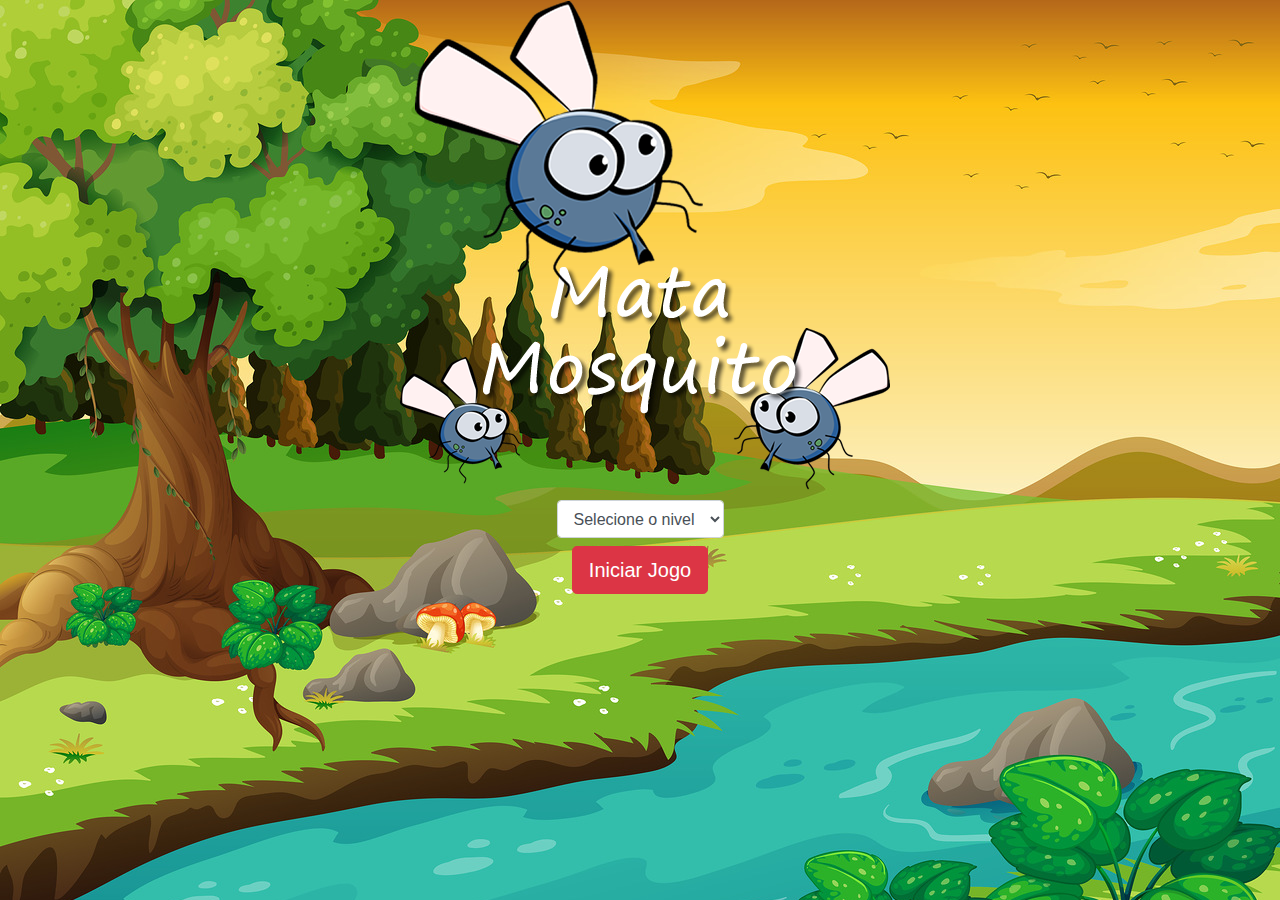
<file: index.html>
<!DOCTYPE html>
<html lang="en">
<head>
    <meta charset="UTF-8">
    <meta name="viewport" content="width=device-width, initial-scale=1.0">
    <meta http-equiv="X-UA-Compatible" content="ie=edge">
    <title>Game - Mata mosquito</title>
        <link rel="stylesheet" href="https://stackpath.bootstrapcdn.com/bootstrap/4.4.1/css/bootstrap.min.css" integrity="sha384-Vkoo8x4CGsO3+Hhxv8T/Q5PaXtkKtu6ug5TOeNV6gBiFeWPGFN9MuhOf23Q9Ifjh" crossorigin="anonymous">
        
        <link rel="stylesheet" href="style.css">

        <script>
        function iniciarJogo() {
           var nivel = document.getElementById('nivel').value

           if(nivel === '') {
               alert('Selecione um nível para iniciar o jogo')
               return false

            }
        

            window.location.href = "app.html?" + nivel




        }
        </script>
</head>
<body>

    <div class="container">

        <div class="row">
            <div class="col">
                <div class="d-flex justify-content-center">
                    <img src="imagens/game.png" alt="">
                </div>
            </div>

        </div>

        <div class="row">
            <div class="col">
                <div class="d-flex justify-content-center">
                  
                    <div class="mb-2" >
                  
                    <select class="form-control" id="nivel">
                      <option value=""> Selecione o nivel</option>
                      <option value="normal">Normal</option>
                      <option value="dificil">Difícil</option>
                      <option value="chucknorris">Chuck Norris</option>
                  </select>
                </div>  
                </div>
            </div>

        </div>

       
       
       
        <div class="row">
            <div class="col">
                <div class="d-flex justify-content-center">
                    <button type="button" class="btn btn-danger btn-lg" onclick="iniciarJogo()" >Iniciar Jogo </button>
                </div>
            </div>

        </div>

    </div>
    
</body>
</html>
</file>
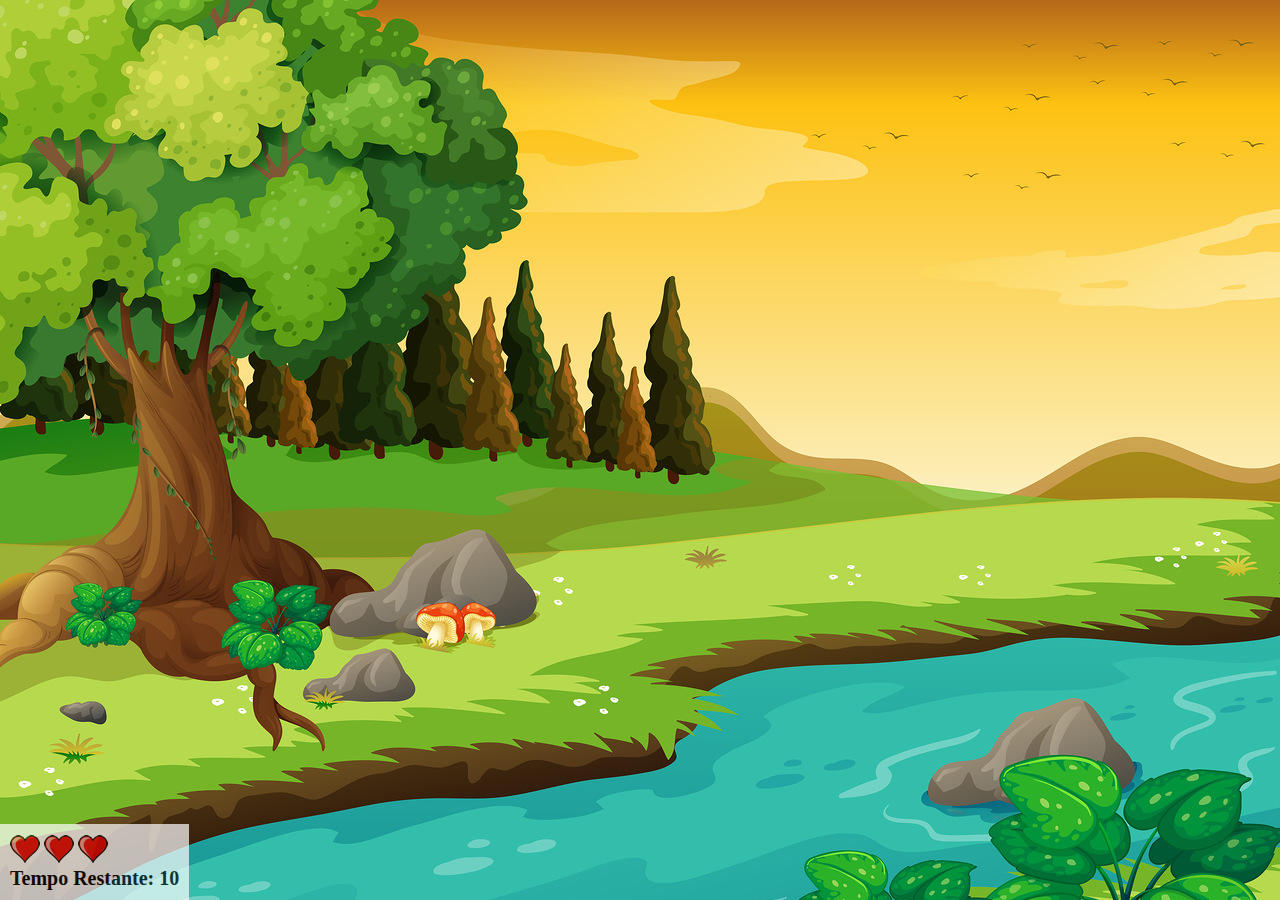
<file: app.html>
<!DOCTYPE html>
<html lang="en">
<head>
    <meta charset="UTF-8">
    <meta name="viewport" content="width=device-width, initial-scale=1.0">
    <meta http-equiv="X-UA-Compatible" content="ie=edge">
    <title> Game - Mata mosquito</title>
    <link rel="stylesheet" href="style.css">
</head>

<script src="jogo.js"> </script>
<body onresize="ajustaTamanhoPalcoJogo()">

    <div class="painel">

        <div class="vida">

            <img id="v1" src="imagens/coracao_cheio.png" alt="">
            <img id="v2" src="imagens/coracao_cheio.png" alt="">
            <img id="v3" src="imagens/coracao_cheio.png" alt="">

        </div>
        <br>

        <div class="cronometro">
             Tempo Restante: <span id="cronometro"></span>

        </div>

    </div>

   
    
    <script>

        document.getElementById('cronometro').innerHTML =tempo

        
       var criaMosca = setInterval (function() {
            posicaoRandomica()
        }, criaMosquitoTempo)
    </script>
</body>
</html>
</file>
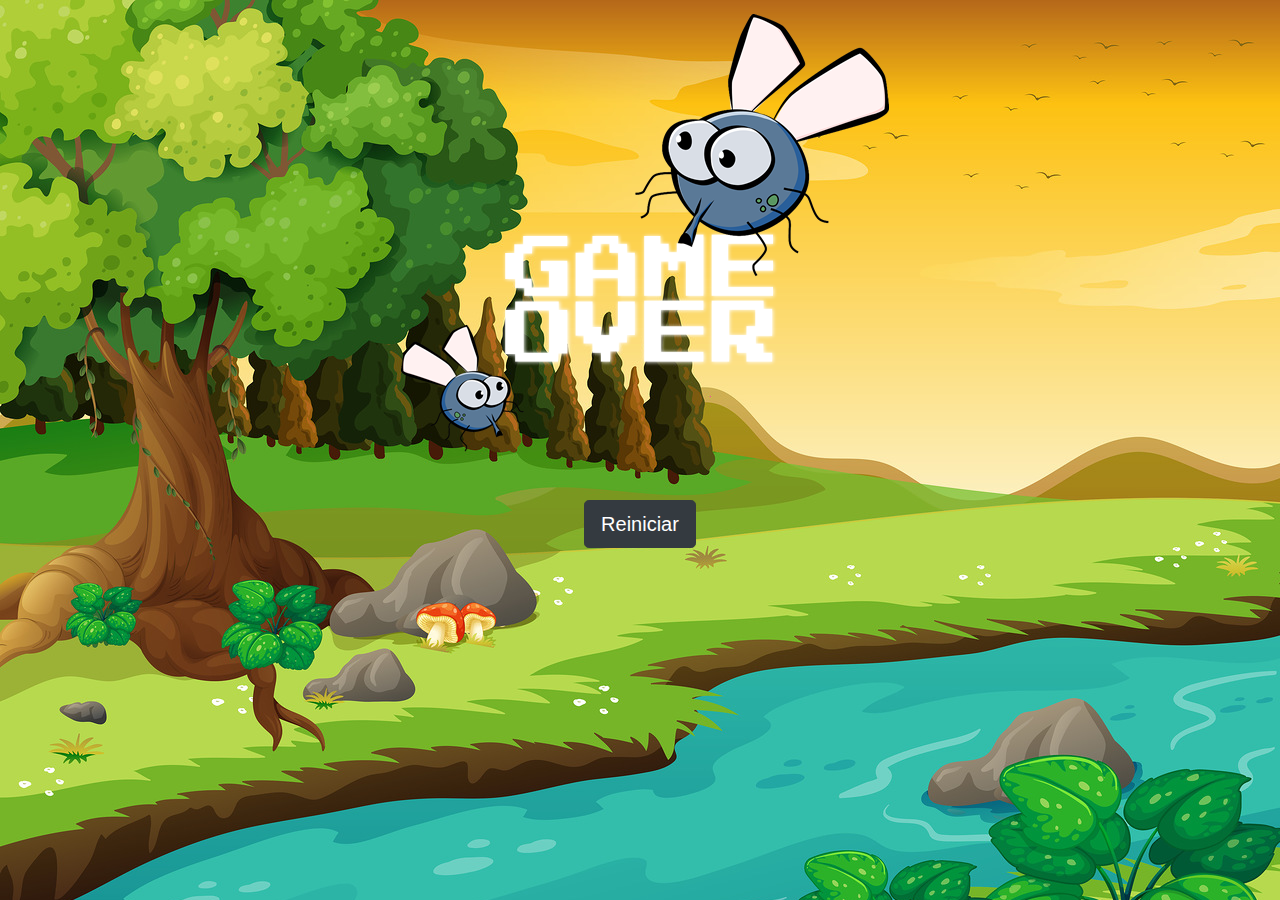
<file: fim_de_jogo.html>
<!DOCTYPE html>
<html lang="en">
<head>
    <meta charset="UTF-8">
    <meta name="viewport" content="width=device-width, initial-scale=1.0">
    <meta http-equiv="X-UA-Compatible" content="ie=edge">
    <title>Game - Mata mosquito</title>
        <link rel="stylesheet" href="https://stackpath.bootstrapcdn.com/bootstrap/4.4.1/css/bootstrap.min.css" integrity="sha384-Vkoo8x4CGsO3+Hhxv8T/Q5PaXtkKtu6ug5TOeNV6gBiFeWPGFN9MuhOf23Q9Ifjh" crossorigin="anonymous">
        
        <link rel="stylesheet" href="style.css">
</head>
<body>

    <div class="container">

        <div class="row">
            <div class="col">
                <div class="d-flex justify-content-center">
                    <img src="imagens/game_over.png" alt="">
                </div>
            </div>

        </div>

        <div class="row">
            <div class="col">
                <div class="d-flex justify-content-center">
                    <button type="button" class="btn btn-dark btn-lg" onclick="window.location.href = 'index.html'">Reiniciar </button>
                </div>
            </div>

        </div>

    </div>
    
</body>
</html>
</file>
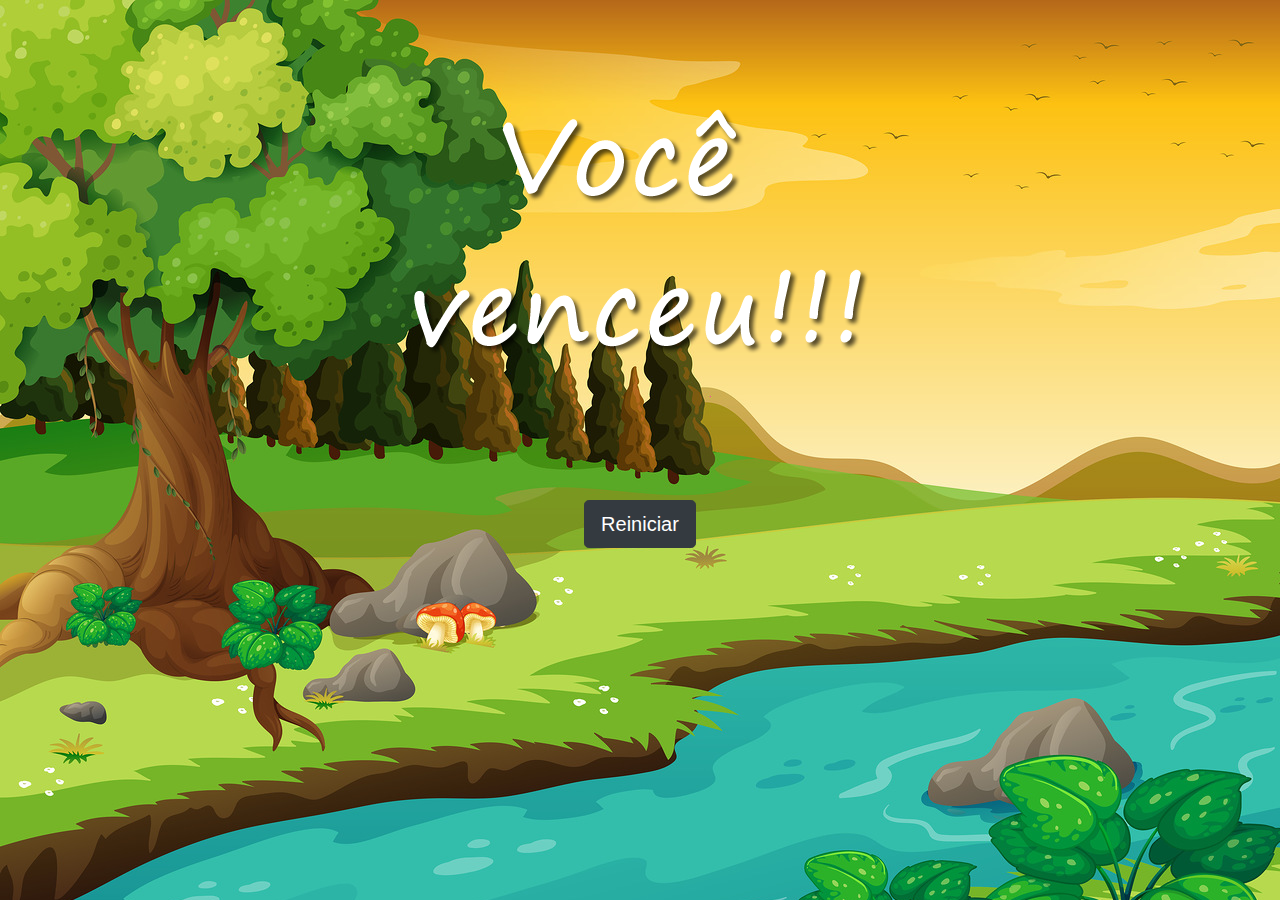
<file: vitoria.html>
<!DOCTYPE html>
<html lang="en">
<head>
    <meta charset="UTF-8">
    <meta name="viewport" content="width=device-width, initial-scale=1.0">
    <meta http-equiv="X-UA-Compatible" content="ie=edge">
    <title>Game - Mata mosquito</title>
        <link rel="stylesheet" href="https://stackpath.bootstrapcdn.com/bootstrap/4.4.1/css/bootstrap.min.css" integrity="sha384-Vkoo8x4CGsO3+Hhxv8T/Q5PaXtkKtu6ug5TOeNV6gBiFeWPGFN9MuhOf23Q9Ifjh" crossorigin="anonymous">
        
        <link rel="stylesheet" href="style.css">
</head>
<body>

    <div class="container">

        <div class="row">
            <div class="col">
                <div class="d-flex justify-content-center">
                    <img src="imagens/vitoria.png" alt="">
                </div>
            </div>

        </div>

        <div class="row">
            <div class="col">
                <div class="d-flex justify-content-center">
                    <button type="button" class="btn btn-dark btn-lg" onclick="window.location.href = 'index.html'">Reiniciar </button>
                </div>
            </div>

        </div>

    </div>
    
</body>
</html>
</file>
<file: style.css>
html {
    cursor: url(imagens/mata_mosca.png) 30 30, auto;
}


body {
    background-image: url(imagens/bg.jpg) ;
    background-repeat: no-repeat;
}



.mosquito1 {
    width: 50px;
    height: 50px;
}

.mosquito2 {
    width: 70px;
    height: 70px;
}

.mosquito3 {
    width: 90px;
    height: 90px;
}

.ladoA {
    transform: scaleX(1);
}

.ladoB {
    transform: scaleX(-1);
}

.painel {
 position: absolute;
 widows: 190px;
 padding: 10px;
 left: 0px;
 bottom: 0px;
 border-top: solid 1px #fff;
 background-color: #fff;
 opacity: 0.7;

}

.vida {
    float: left;
}

.cronometro {
    float: left;
    font-size: 20px;
    font-weight: bold;
}
</file>
